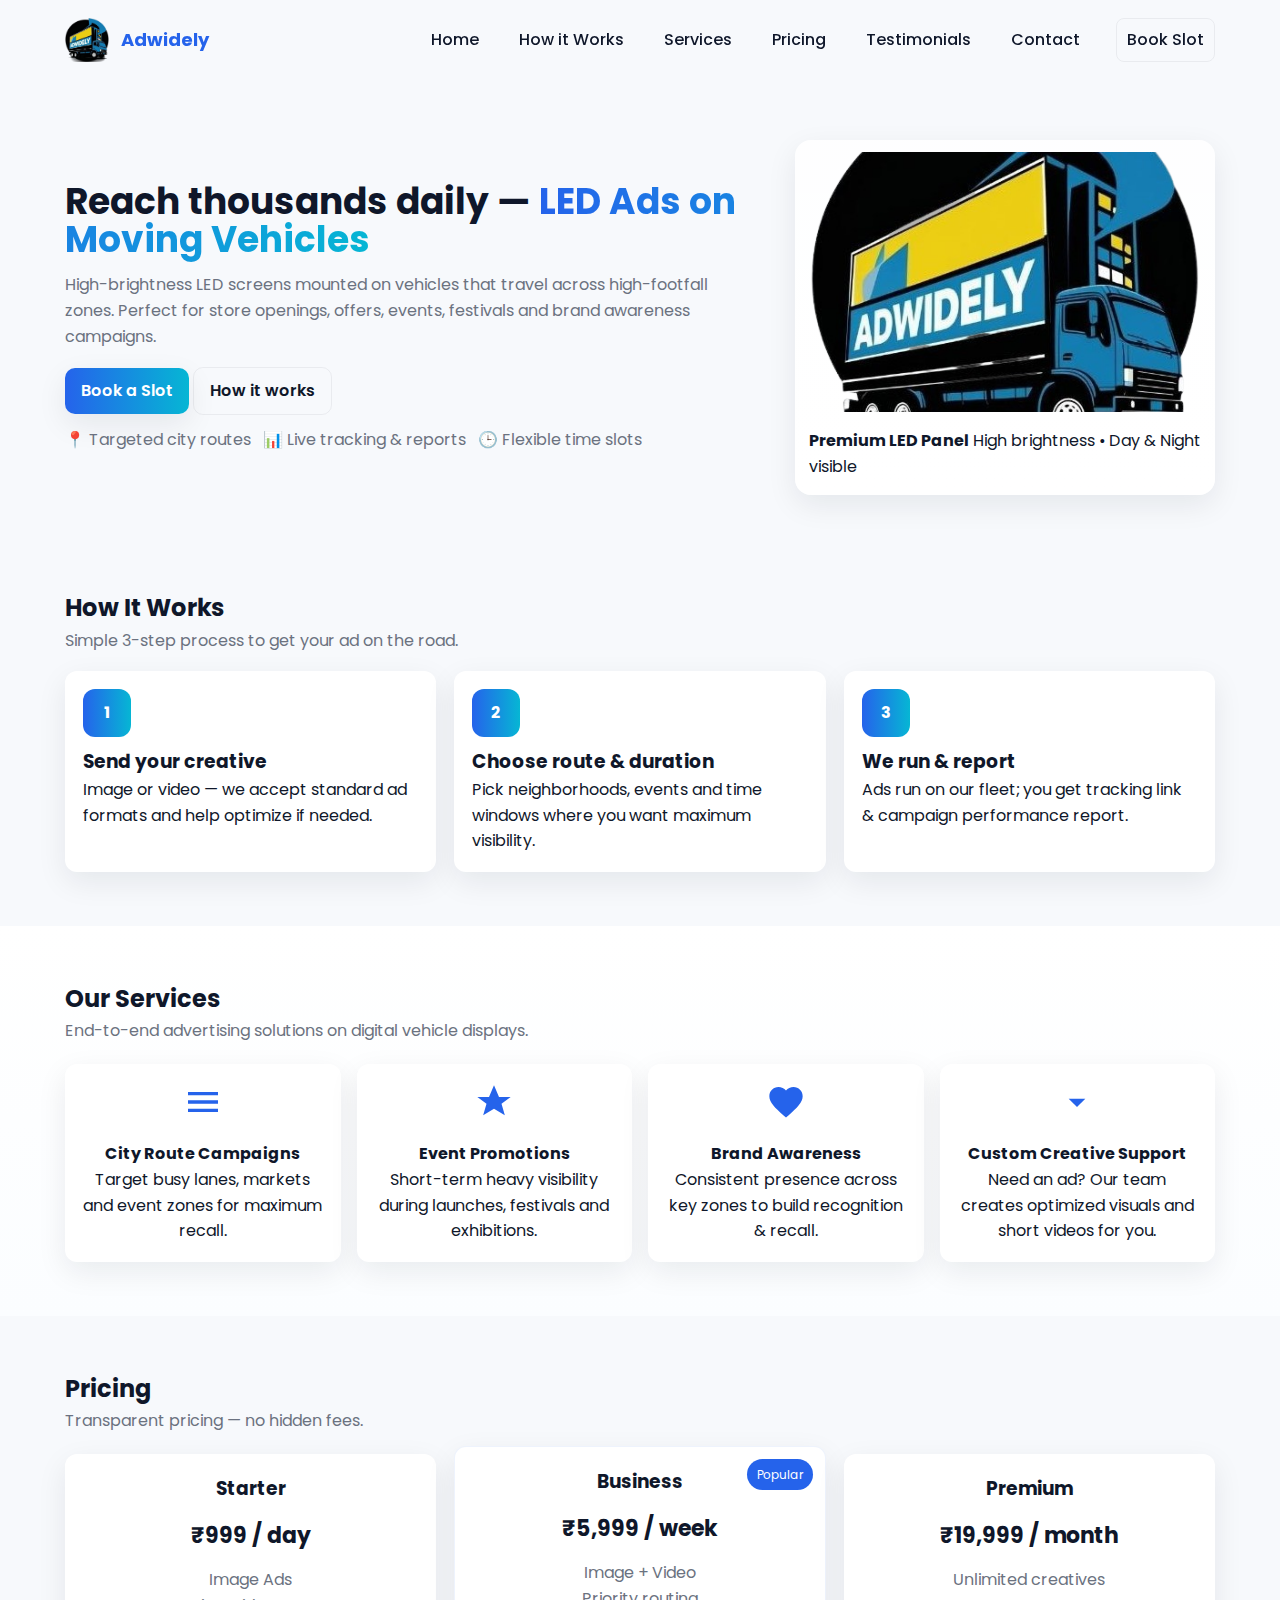
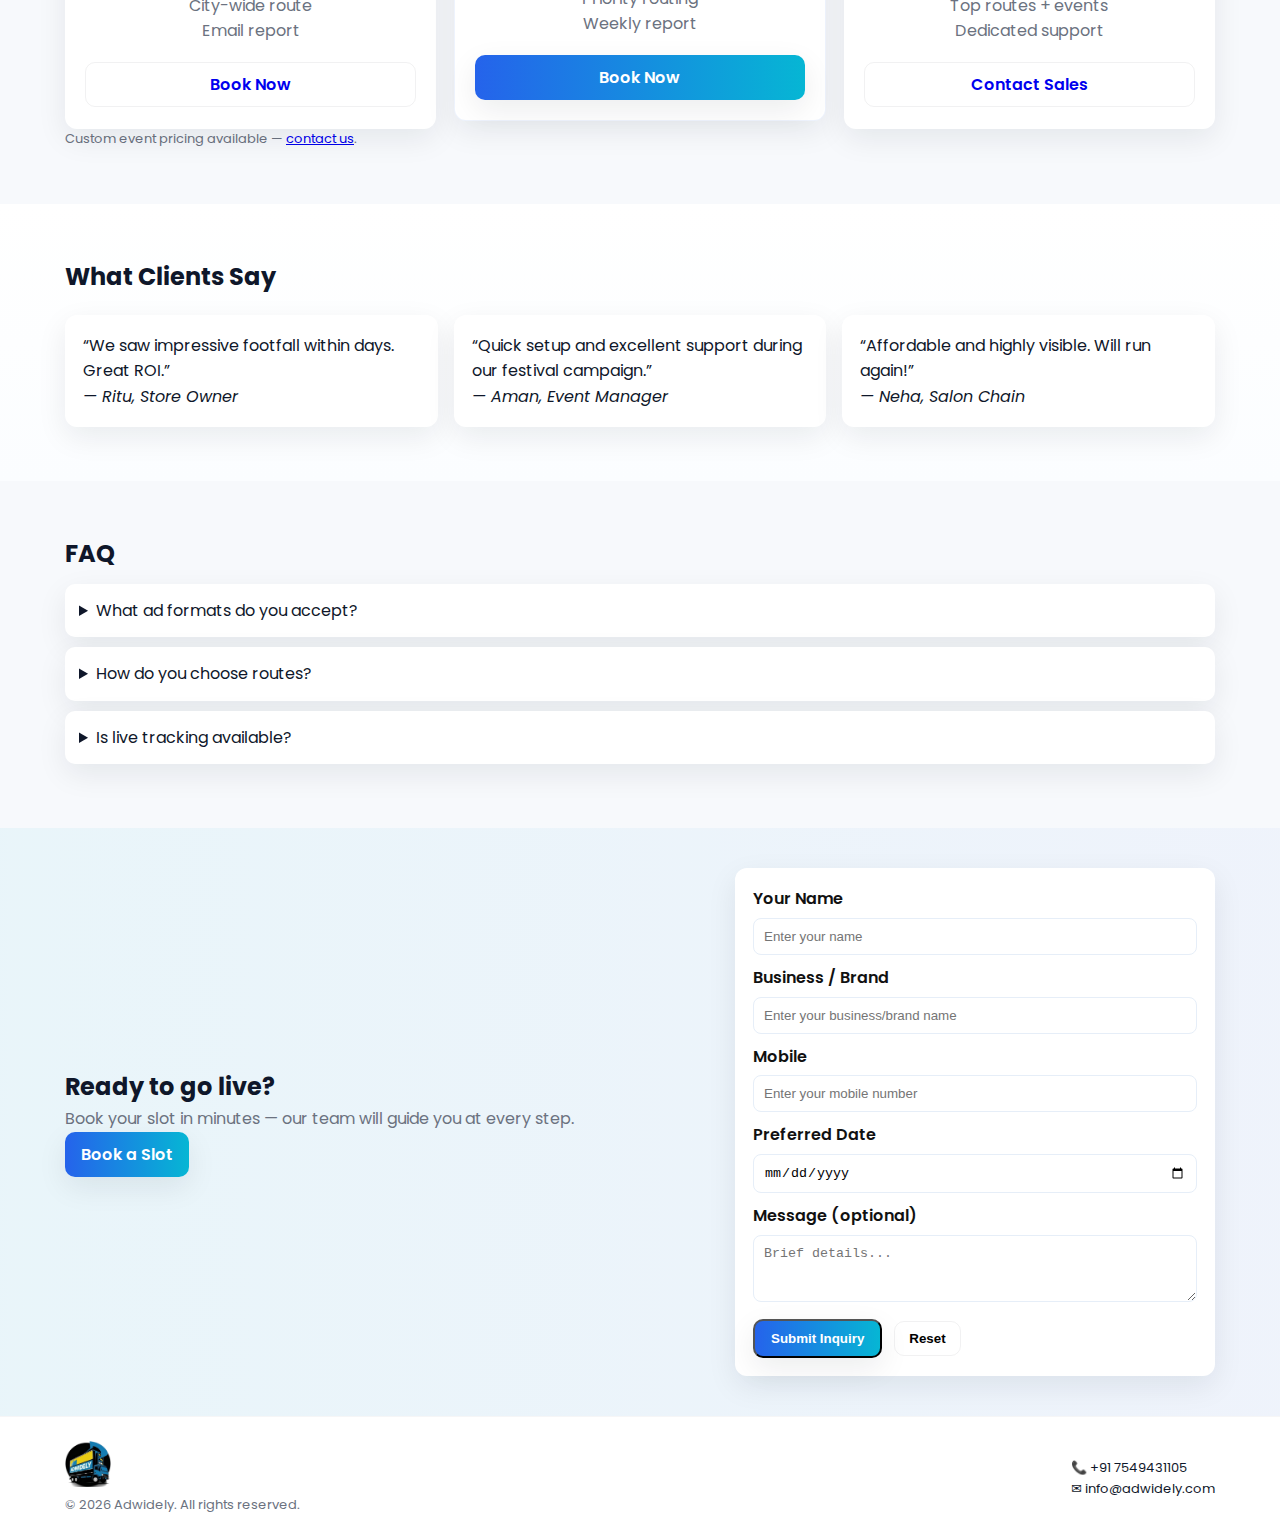
<file: index.html>
<!DOCTYPE html>
<html lang="hi">
<head>
  <meta charset="utf-8" />
  <meta name="viewport" content="width=device-width, initial-scale=1" />
  <title>DigitalBoard — Moving LED Advertising</title>

  <!-- Google Fonts -->
  <link href="https://fonts.googleapis.com/css2?family=Poppins:wght@300;400;600;700&display=swap" rel="stylesheet">

  <!-- Meta -->
  <meta name="description" content="Promote your business with moving LED digital boards. City-wide reach, affordable plans, real-time tracking." />

  <!-- Styles -->
  <link rel="stylesheet" href="style.css" />
</head>
<body>

  <!-- NAV -->
  <header class="nav-wrap">
    <div class="container nav">
      <a href="#" class="brand">
        <img src="logo.png" alt="DigitalBoard" class="brand-logo" />
        <span class="brand-text">Adwidely</span>
      </a>

      <nav class="nav-links" id="navLinks">
        <a href="#home" class="active">Home</a>
        <a href="#how">How it Works</a>
        <a href="#services">Services</a>
        <a href="#pricing">Pricing</a>
        <a href="#testimonials">Testimonials</a>
        <a href="#contact">Contact</a>
        <a href="book-slot.html" class="btn btn-outline">Book Slot</a>
      </nav>

      <button class="hamburger" id="hamburger" aria-label="Open menu">
        <span></span><span></span><span></span>
      </button>
    </div>

    <!-- Mobile Sidebar -->
    <aside class="mobile-menu" id="mobileMenu" aria-hidden="true">
      <div class="mobile-top">
        <div class="mobile-brand">
          <img src="logo.png" alt="DigitalBoard" />
          <strong>DigitalBoard</strong>
        </div>
        <button class="close-mobile" id="closeMobile" aria-label="Close menu">&times;</button>
      </div>
      <nav class="mobile-links">
        <a href="#home" class="mobile-link">Home</a>
        <a href="#how" class="mobile-link">How it Works</a>
        <a href="#services" class="mobile-link">Services</a>
        <a href="#pricing" class="mobile-link">Pricing</a>
        <a href="#testimonials" class="mobile-link">Testimonials</a>
        <a href="#contact" class="mobile-link">Contact</a>
        <a href="book-slot.html" class="mobile-cta">Book Slot</a>
      </nav>
    </aside>
  </header>

  <!-- HERO -->
  <section id="home" class="hero">
    <div class="container hero-grid">
      <div class="hero-left">
        <h1>Reach thousands daily — <span>LED Ads on Moving Vehicles</span></h1>
        <p class="lead">
          High-brightness LED screens mounted on vehicles that travel across high-footfall zones.
          Perfect for store openings, offers, events, festivals and brand awareness campaigns.
        </p>

        <div class="hero-ctas">
          <a class="btn btn-primary" href="book-slot.html">Book a Slot</a>
          <a class="btn btn-ghost" href="#how">How it works</a>
        </div>

        <ul class="hero-features">
          <li>📍 Targeted city routes</li>
          <li>📊 Live tracking & reports</li>
          <li>🕒 Flexible time slots</li>
        </ul>
      </div>

      <div class="hero-right">
        <div class="card hero-card">
          <img src="logo.png" alt="Moving LED Board" class="hero-img" />
          <div class="card-info">
            <strong>Premium LED Panel</strong>
            <span>High brightness • Day & Night visible</span>
          </div>
        </div>
      </div>
    </div>
  </section>

  <!-- HOW IT WORKS -->
  <section id="how" class="section">
    <div class="container">
      <h2>How It Works</h2>
      <p class="muted">Simple 3-step process to get your ad on the road.</p>

      <div class="steps-grid">
        <div class="step">
          <div class="step-icon">1</div>
          <h3>Send your creative</h3>
          <p>Image or video — we accept standard ad formats and help optimize if needed.</p>
        </div>

        <div class="step">
          <div class="step-icon">2</div>
          <h3>Choose route & duration</h3>
          <p>Pick neighborhoods, events and time windows where you want maximum visibility.</p>
        </div>

        <div class="step">
          <div class="step-icon">3</div>
          <h3>We run & report</h3>
          <p>Ads run on our fleet; you get tracking link & campaign performance report.</p>
        </div>
      </div>
    </div>
  </section>

  <!-- SERVICES -->
  <section id="services" class="section section-alt">
    <div class="container">
      <h2>Our Services</h2>
      <p class="muted">End-to-end advertising solutions on digital vehicle displays.</p>

      <div class="services-grid">
        <article class="service">
          <svg class="service-ico" viewBox="0 0 24 24"><path d="M3 6h18v2H3zM3 11h18v2H3zM3 16h18v2H3z"/></svg>
          <h4>City Route Campaigns</h4>
          <p>Target busy lanes, markets and event zones for maximum recall.</p>
        </article>

        <article class="service">
          <svg class="service-ico" viewBox="0 0 24 24"><path d="M12 2l3 7h7l-5.5 4 2 7L12 16l-6.5 4 2-7L2 9h7z"/></svg>
          <h4>Event Promotions</h4>
          <p>Short-term heavy visibility during launches, festivals and exhibitions.</p>
        </article>

        <article class="service">
          <svg class="service-ico" viewBox="0 0 24 24"><path d="M12 21.35l-1.45-1.32C5.4 15.36 2 12.28 2 8.5 2 5.42 4.42 3 7.5 3c1.74 0 3.41.81 4.5 2.09C13.09 3.81 14.76 3 16.5 3 19.58 3 22 5.42 22 8.5c0 3.78-3.4 6.86-8.55 11.54L12 21.35z"/></svg>
          <h4>Brand Awareness</h4>
          <p>Consistent presence across key zones to build recognition & recall.</p>
        </article>

        <article class="service">
          <svg class="service-ico" viewBox="0 0 24 24"><path d="M7 10l5 5 5-5z"/></svg>
          <h4>Custom Creative Support</h4>
          <p>Need an ad? Our team creates optimized visuals and short videos for you.</p>
        </article>
      </div>
    </div>
  </section>

  <!-- PRICING -->
  <section id="pricing" class="section">
    <div class="container">
      <h2>Pricing</h2>
      <p class="muted">Transparent pricing — no hidden fees.</p>

      <div class="pricing-grid">
        <div class="plan">
          <h3>Starter</h3>
          <p class="price">₹999 <span>/ day</span></p>
          <ul>
            <li>Image Ads</li>
            <li>City-wide route</li>
            <li>Email report</li>
          </ul>
          <a href="book-slot.html" class="btn btn-outline">Book Now</a>
        </div>

        <div class="plan featured">
          <div class="badge">Popular</div>
          <h3>Business</h3>
          <p class="price">₹5,999 <span>/ week</span></p>
          <ul>
            <li>Image + Video</li>
            <li>Priority routing</li>
            <li>Weekly report</li>
          </ul>
          <a href="book-slot.html" class="btn btn-primary">Book Now</a>
        </div>

        <div class="plan">
          <h3>Premium</h3>
          <p class="price">₹19,999 <span>/ month</span></p>
          <ul>
            <li>Unlimited creatives</li>
            <li>Top routes + events</li>
            <li>Dedicated support</li>
          </ul>
          <a href="book-slot.html" class="btn btn-outline">Contact Sales</a>
        </div>
      </div>
      <p class="muted small">Custom event pricing available — <a href="#contact">contact us</a>.</p>
    </div>
  </section>

  <!-- TESTIMONIALS -->
  <section id="testimonials" class="section section-alt">
    <div class="container">
      <h2>What Clients Say</h2>
      <div class="testimonials-grid">
        <blockquote class="testimonial">
          <p>“We saw impressive footfall within days. Great ROI.”</p>
          <cite>— Ritu, Store Owner</cite>
        </blockquote>

        <blockquote class="testimonial">
          <p>“Quick setup and excellent support during our festival campaign.”</p>
          <cite>— Aman, Event Manager</cite>
        </blockquote>

        <blockquote class="testimonial">
          <p>“Affordable and highly visible. Will run again!”</p>
          <cite>— Neha, Salon Chain</cite>
        </blockquote>
      </div>
    </div>
  </section>

  <!-- FAQ -->
  <section class="section">
    <div class="container">
      <h2>FAQ</h2>
      <div class="faq">
        <details>
          <summary>What ad formats do you accept?</summary>
          <p>JPEG/PNG for images, MP4 (up to 20MB) for short videos. We also help optimize creatives.</p>
        </details>
        <details>
          <summary>How do you choose routes?</summary>
          <p>Routes are chosen based on your target audience, demographics and time of day for maximum reach.</p>
        </details>
        <details>
          <summary>Is live tracking available?</summary>
          <p>Yes — for Business & Premium plans we provide a tracking link and campaign logs.</p>
        </details>
      </div>
    </div>
  </section>

  <!-- CONTACT CTA -->
  <section id="contact" class="section contact-cta">
    <div class="container contact-grid">
      <div class="contact-left">
        <h2>Ready to go live?</h2>
        <p class="muted">Book your slot in minutes — our team will guide you at every step.</p>
        <a href="book-slot.html" class="btn btn-primary large">Book a Slot</a>
      </div>

      <div class="contact-right">
        <form id="contactForm" class="contact-form" novalidate>
          <label>
            <span>Your Name</span>
            <input type="text" name="name" required placeholder="Enter your name" />
          </label>

          <label>
            <span>Business / Brand</span>
            <input type="text" name="business" required placeholder="Enter your business/brand name" />
          </label>

          <label>
            <span>Mobile</span>
            <input type="tel" name="phone" required placeholder="Enter your mobile number" pattern="[0-9]{10}" />
          </label>

          <label>
            <span>Preferred Date</span>
            <input type="date" name="date" />
          </label>

          <label>
            <span>Message (optional)</span>
            <textarea name="message" rows="3" placeholder="Brief details..."></textarea>
          </label>

          <div class="form-row">
            <button type="submit" class="btn btn-primary">Submit Inquiry</button>
            <button type="reset" class="btn btn-outline">Reset</button>
          </div>

          <p id="formMsg" class="small muted" aria-live="polite"></p>
        </form>
      </div>
    </div>
  </section>

  <!-- FOOTER -->
  <footer class="footer">
    <div class="container footer-grid">
      <div>
        <img src="logo.png" alt="DigitalBoard" class="footer-logo" />
        <p class="small muted">© <span id="year"></span> Adwidely. All rights reserved.</p>
      </div>

      <!-- <div class="footer-links">
        <a href="#how">How it works</a>
        <a href="#pricing">Pricing</a> 
        <a href="#contact">Contact</a>
        <a href="book-slot.html">Book Slot</a>
      </div> -->

      <div class="contact-info">
        <p class="small">📞 +91 7549431105</p>
        <p class="small">✉ info@adwidely.com</p>
      </div>
    </div>
  </footer>

  <!-- Scripts -->
  <script src="script.js"></script>
</body>
</html>
</file>
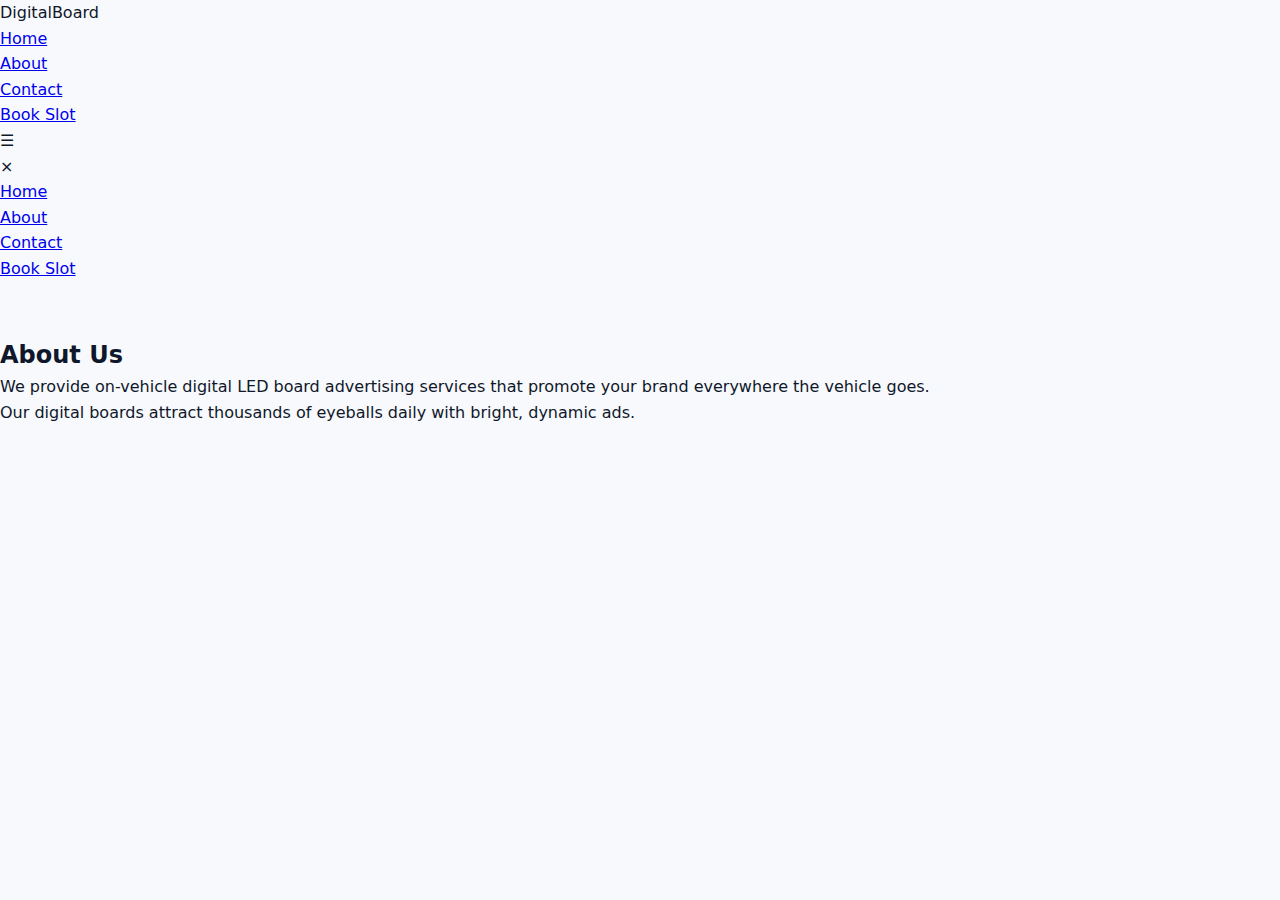
<file: about.html>
<!DOCTYPE html>
<html lang="en">
<head>
  <meta charset="UTF-8">
  <meta name="viewport" content="width=device-width, initial-scale=1.0">
  <title>About Us | Digital Board</title>
  <link rel="stylesheet" href="./style.css">
</head>
<body>

  <nav class="navbar">
    <div class="logo">DigitalBoard</div>

    <ul>
      <li><a href="index.html">Home</a></li>
      <li><a class="active" href="about.html">About</a></li>
      <li><a href="contact.html">Contact</a></li>
      <li><a href="book-slot.html">Book Slot</a></li>
    </ul>

    <div class="menu-icon" onclick="openMenu()">&#9776;</div>
  </nav>

  <div class="sidebar" id="sidebar">
    <span class="close-btn" onclick="closeMenu()">&times;</span>
    <ul>
      <li><a href="index.html">Home</a></li>
      <li><a href="about.html">About</a></li>
      <li><a href="contact.html">Contact</a></li>
      <li><a href="book-slot.html">Book Slot</a></li>
    </ul>
  </div>

  <section class="section">
    <h2>About Us</h2>
    <p>We provide on-vehicle digital LED board advertising services that promote your brand everywhere the vehicle goes.</p>
    <p>Our digital boards attract thousands of eyeballs daily with bright, dynamic ads.</p>
  </section>

  <script src="script.js"></script>
</body>
</html>
</file>
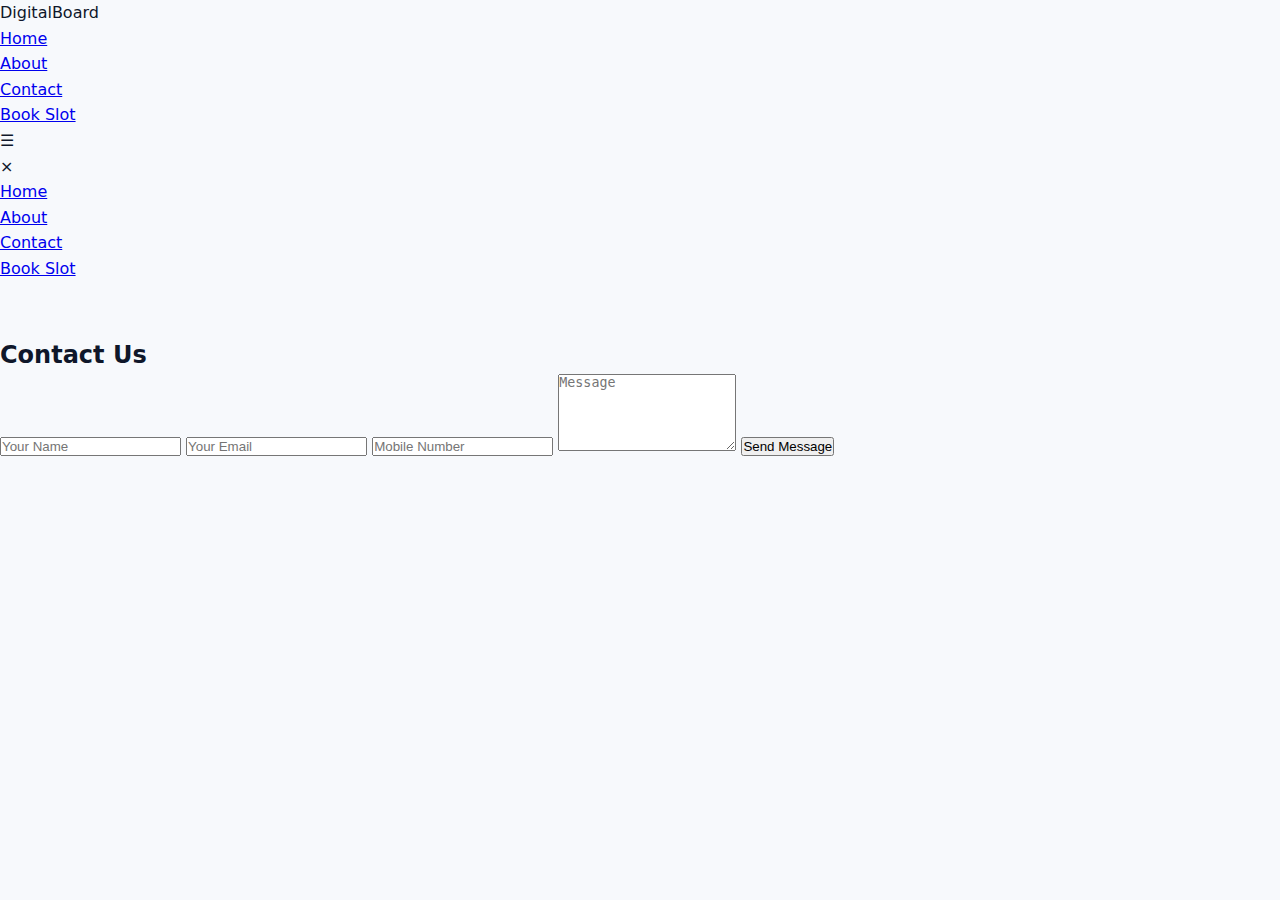
<file: contact.html>
<!DOCTYPE html>
<html lang="en">
<head>
  <meta charset="UTF-8">
  <meta name="viewport" content="width=device-width, initial-scale=1.0">
  <title>Contact Us | Digital Board</title>
  <link rel="stylesheet" href="./style.css">
</head>
<body>

  <nav class="navbar">
    <div class="logo">DigitalBoard</div>

    <ul>
      <li><a href="index.html">Home</a></li>
      <li><a href="about.html">About</a></li>
      <li><a class="active" href="contact.html">Contact</a></li>
      <li><a href="book-slot.html">Book Slot</a></li>
    </ul>

    <div class="menu-icon" onclick="openMenu()">&#9776;</div>
  </nav>

  <div class="sidebar" id="sidebar">
    <span class="close-btn" onclick="closeMenu()">&times;</span>
    <ul>
      <li><a href="index.html">Home</a></li>
      <li><a href="about.html">About</a></li>
      <li><a href="contact.html">Contact</a></li>
      <li><a href="book-slot.html">Book Slot</a></li>
    </ul>
  </div>

  <section class="section">
    <h2>Contact Us</h2>

    <form>
      <input type="text" placeholder="Your Name" required>
      <input type="email" placeholder="Your Email" required>
      <input type="text" placeholder="Mobile Number" required>
      <textarea rows="5" placeholder="Message"></textarea>
      <button type="submit">Send Message</button>
    </form>
  </section>

  <script src="script.js"></script>
</body>
</html>
</file>
<file: style.css>
/* ---------- RESET & BASE ---------- */
:root{
  --bg:#f7f9fc;
  --card:#ffffff;
  --muted:#6b7280;
  --accent:#2563eb;
  --accent-2:#06b6d4;
  --shadow: 0 10px 30px rgba(16,24,40,0.08);
  --radius:12px;
}

*{box-sizing:border-box;margin:0;padding:0}
html,body{height:100%}
body{
  font-family:"Poppins",system-ui,Arial;
  background:var(--bg);
  color:#0f172a;
  -webkit-font-smoothing:antialiased;
  -moz-osx-font-smoothing:grayscale;
  line-height:1.6;
}

/* ---------- CONTAINER ---------- */
.container{
  width:min(1150px,94%);
  margin:0 auto;
}

/* ---------- NAV ---------- */
.nav-wrap{background:transparent;position:sticky;top:0;z-index:1000}
.nav{
  display:flex;align-items:center;justify-content:space-between;padding:18px 0;
}
.brand{display:flex;align-items:center;gap:12px;text-decoration:none;color:inherit}
.brand-logo{width:44px;height:44px;object-fit:contain;border-radius:8px}
.brand-text{font-weight:700;font-size:18px;color:var(--accent)}

.nav-links{display:flex;align-items:center;gap:20px}
.nav-links a{color:inherit;text-decoration:none;font-weight:500;padding:8px 10px;border-radius:8px;transition:all .18s}
.nav-links a:hover{background:rgba(37,99,235,0.06)}
.nav-links .btn{margin-left:6px}

.hamburger{display:none;background:none;border:0;cursor:pointer;padding:6px}
.hamburger span{display:block;width:22px;height:2px;background:#0f172a;margin:4px 0;border-radius:2px;transition:all .15s}

/* ---------- MOBILE MENU ---------- */
.mobile-menu{
  position:fixed;right:-100%;top:0;height:100%;width:320px;background:var(--card);box-shadow: -20px 0 40px rgba(2,6,23,0.15);padding:20px;transition:right .28s;z-index:1200;
}
.mobile-top{display:flex;justify-content:space-between;align-items:center;margin-bottom:18px}
.mobile-brand{display:flex;align-items:center;gap:10px}
.mobile-brand img{width:40px;height:40px}
.close-mobile{font-size:28px;border:0;background:none;cursor:pointer}
.mobile-links{display:flex;flex-direction:column;gap:12px}
.mobile-link{padding:12px;border-radius:8px;text-decoration:none;color:inherit;font-weight:600}
.mobile-cta{display:inline-block;margin-top:12px;padding:10px 14px;background:var(--accent);color:#fff;border-radius:8px;text-decoration:none;text-align:center}

/* ---------- HERO ---------- */
.hero{padding:60px 0 40px}
.hero-grid{display:grid;grid-template-columns:1fr 420px;gap:36px;align-items:center}
.hero-left h1{font-size:36px;line-height:1.05;margin-bottom:14px}
.hero-left h1 span{background:linear-gradient(90deg,var(--accent),var(--accent-2));-webkit-background-clip:text;background-clip:text;color:transparent}
.lead{color:var(--muted);margin-bottom:18px}

/* buttons */
.btn{display:inline-block;padding:10px 16px;border-radius:10px;text-decoration:none;font-weight:600;cursor:pointer}
.btn-primary{background:linear-gradient(90deg,var(--accent),var(--accent-2));color:#fff;box-shadow:var(--shadow)}
.btn-ghost{background:transparent;border:1px solid rgba(15,23,42,0.06);color:inherit}
.btn-outline{background:transparent;border:1px solid rgba(15,23,42,0.06);padding:9px 14px}

/* hero card */
.hero-card{background:linear-gradient(180deg,rgba(255,255,255,0.9),#fff);border-radius:16px;padding:12px;box-shadow:var(--shadow);display:flex;flex-direction:column;gap:12px;align-items:center}
.hero-img{width:100%;height:260px;object-fit:cover;border-radius:10px}
.card-info{width:100%;text-align:left;padding:4px 2px}
.hero-features{list-style:none;margin-top:12px;display:flex;gap:12px;color:var(--muted)}

/* ---------- SECTIONS ---------- */
.section{padding:54px 0}
.section-alt{background:linear-gradient(180deg,#ffffff, #fbfdff);}

/* --- steps --- */
.steps-grid{display:grid;grid-template-columns:repeat(3,1fr);gap:18px;margin-top:18px}
.step{background:var(--card);padding:18px;border-radius:12px;box-shadow:var(--shadow);text-align:left}
.step-icon{width:48px;height:48px;border-radius:12px;background:linear-gradient(90deg,var(--accent),var(--accent-2));display:flex;align-items:center;justify-content:center;color:#fff;font-weight:700;margin-bottom:10px}

/* --- services --- */
.services-grid{display:grid;grid-template-columns:repeat(4,1fr);gap:16px;margin-top:20px}
.service{background:var(--card);padding:18px;border-radius:12px;box-shadow:var(--shadow);text-align:center}
.service-ico{width:40px;height:40px;margin-bottom:12px;fill:var(--accent)}

/* --- pricing --- */
.pricing-grid{display:grid;grid-template-columns:repeat(3,1fr);gap:18px;margin-top:20px}
.plan{background:var(--card);padding:20px;border-radius:12px;box-shadow:var(--shadow);text-align:center;position:relative}
.plan.featured{transform:translateY(-8px);border:1px solid rgba(37,99,235,0.08)}
.badge{position:absolute;top:12px;right:12px;background:var(--accent);color:#fff;padding:6px 10px;border-radius:999px;font-size:12px}
.price{font-size:22px;font-weight:700;margin:14px 0}
.plan ul{list-style:none;padding:0;margin:12px 0 18px;color:var(--muted)}
.plan .btn{width:100%}

/* --- testimonials --- */
.testimonials-grid{display:grid;grid-template-columns:repeat(3,1fr);gap:16px;margin-top:18px}
.testimonial{background:var(--card);padding:18px;border-radius:12px;box-shadow:var(--shadow)}

/* --- faq --- */
.faq details{background:var(--card);padding:14px;margin:10px 0;border-radius:10px;box-shadow:var(--shadow)}

/* --- contact --- */
.contact-cta{padding:40px 0;background:linear-gradient(90deg,rgba(6,182,212,0.06),rgba(37,99,235,0.04))}
.contact-grid{display:grid;grid-template-columns:1fr 480px;gap:28px;align-items:center}
.contact-form{background:var(--card);padding:18px;border-radius:12px;box-shadow:var(--shadow)}
.contact-form label{display:block;margin-bottom:10px;font-weight:600;color:#111}
.contact-form input, .contact-form textarea{width:100%;padding:10px;border-radius:8px;border:1px solid #e6eef8;margin-top:6px}
.form-row{display:flex;gap:12px;align-items:center;margin-top:10px}
.small{font-size:13px}
.muted{color:var(--muted)}

/* footer */
.footer{background:#fff;padding:24px 0;border-top:1px solid rgba(15,23,42,0.04)}
.footer-grid{display:flex;justify-content:space-between;gap:12px;align-items:center}
.footer-logo{width:46px;height:46px}

/* ---------- RESPONSIVE ---------- */
@media (max-width:1024px){
  .hero-grid{grid-template-columns:1fr 360px}
  .services-grid{grid-template-columns:repeat(2,1fr)}
  .testimonials-grid{grid-template-columns:repeat(2,1fr)}
}

@media (max-width:768px){
  .nav-links{display:none}
  .hamburger{display:block}
  .hero-grid{grid-template-columns:1fr}
  .hero-right{order:2}
  .container{width:94%}
  .steps-grid{grid-template-columns:1fr}
  .services-grid{grid-template-columns:1fr}
  .pricing-grid{grid-template-columns:1fr}
  .testimonials-grid{grid-template-columns:1fr}
  .contact-grid{grid-template-columns:1fr}
  .mobile-menu{width:78%}
}

/* show mobile menu */
.mobile-menu.open{right:0}

/* small utilities */
.center{text-align:center}
</file>
